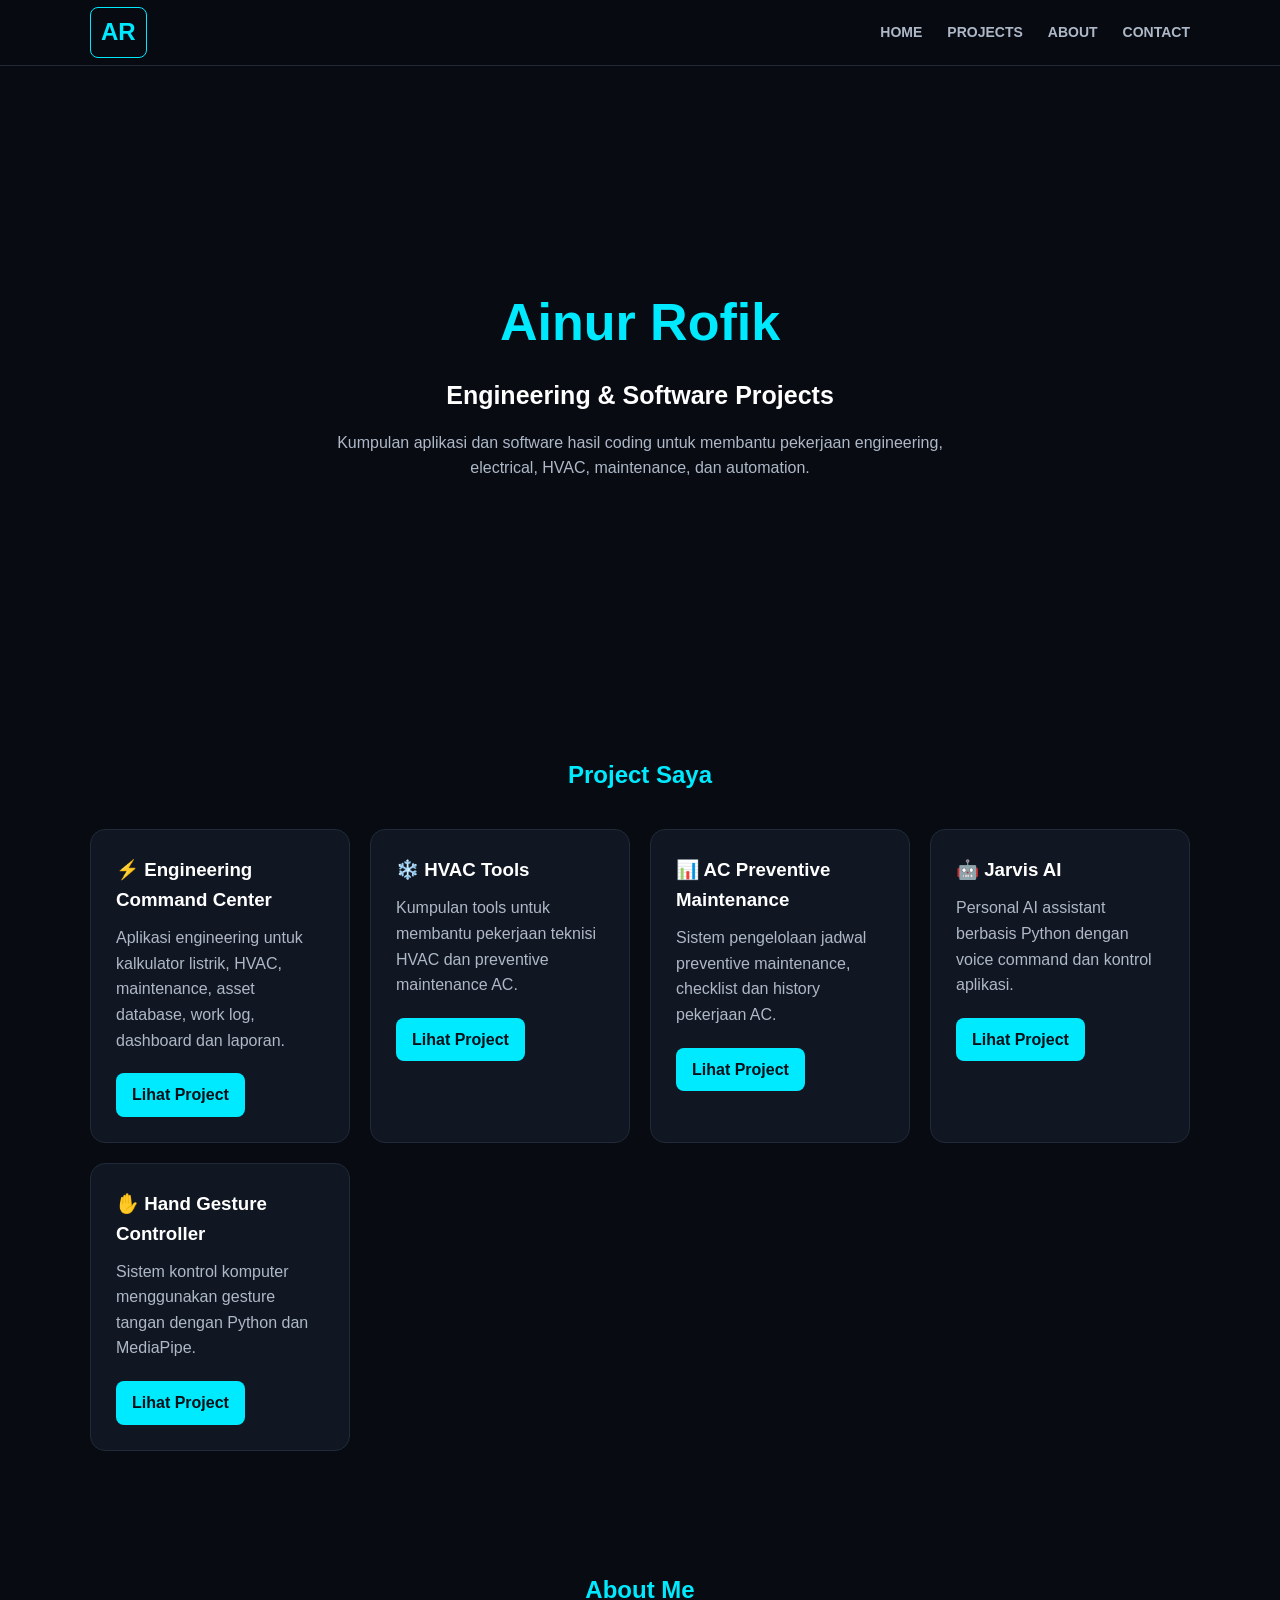
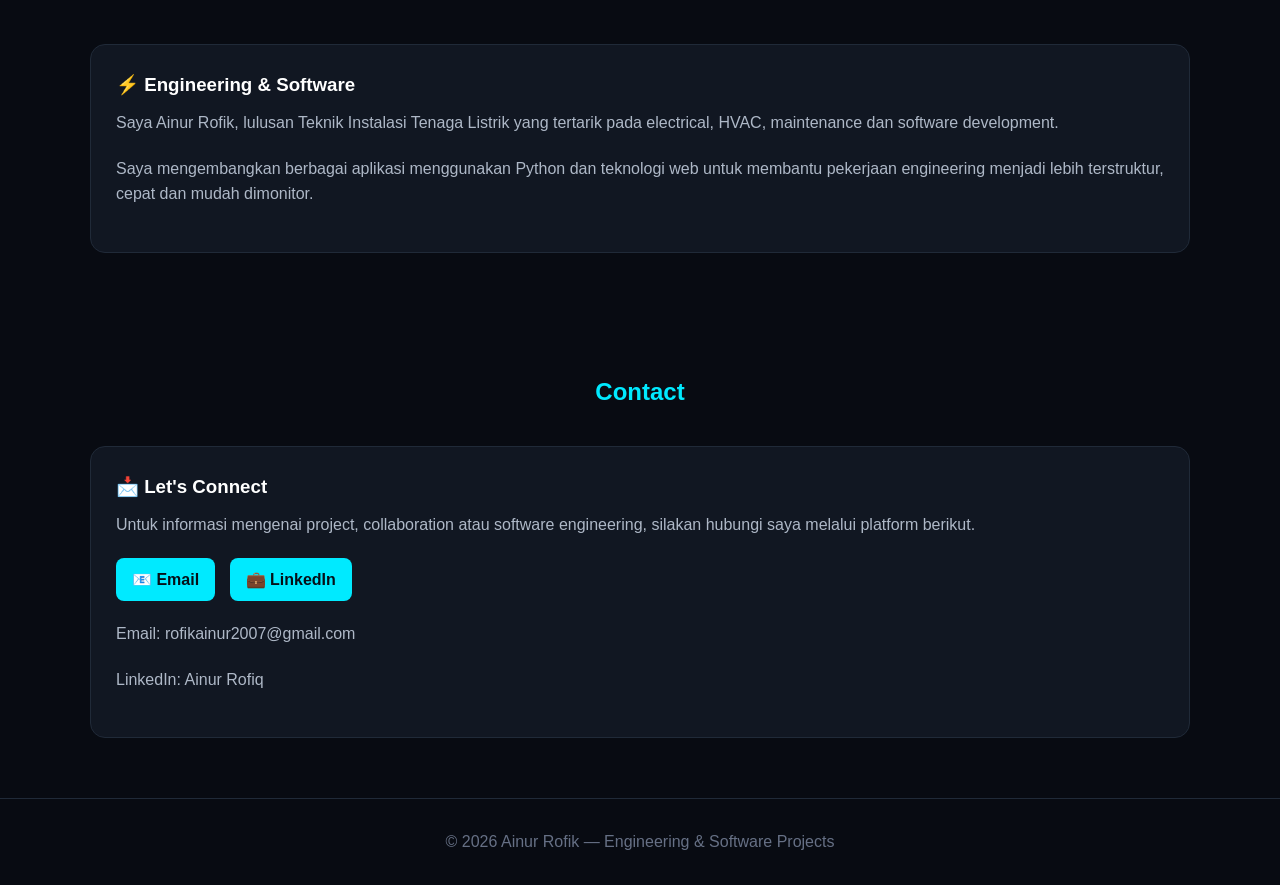
<file: index.html>
<!DOCTYPE html>
<html lang="id">
<head>
    <meta charset="UTF-8">
    <meta name="viewport" content="width=device-width, initial-scale=1.0">

    <title>Ainur Rofik | Engineering Projects</title>

    <meta http-equiv="refresh" content="0; url=./website-portofolio/">

    <script>
        window.location.href = "./website-portofolio/";
    </script>
</head>

<body>
    <p>
        Membuka portfolio Ainur Rofik...
    </p>

    <p>
        Jika tidak otomatis terbuka,
        <a href="./website-portofolio/">
            klik di sini
        </a>.
    </p>
</body>
</html>
</file>
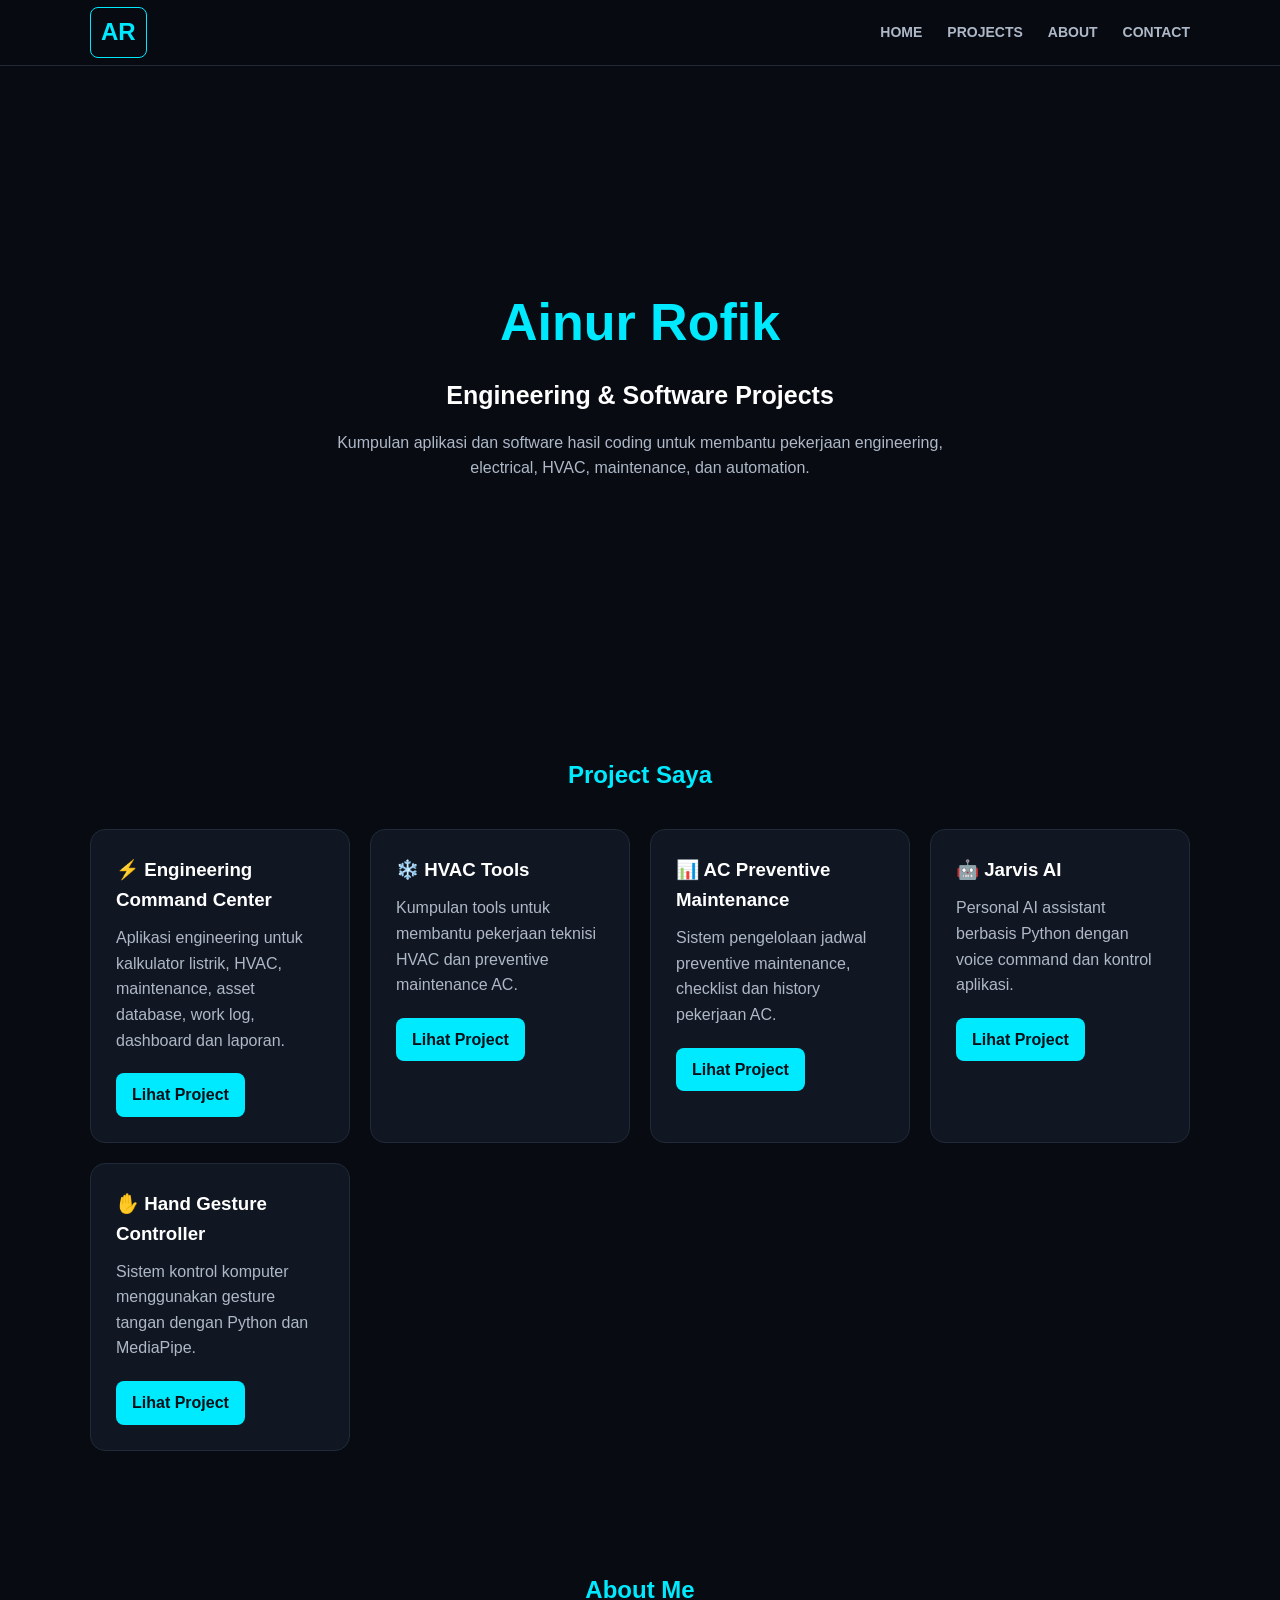
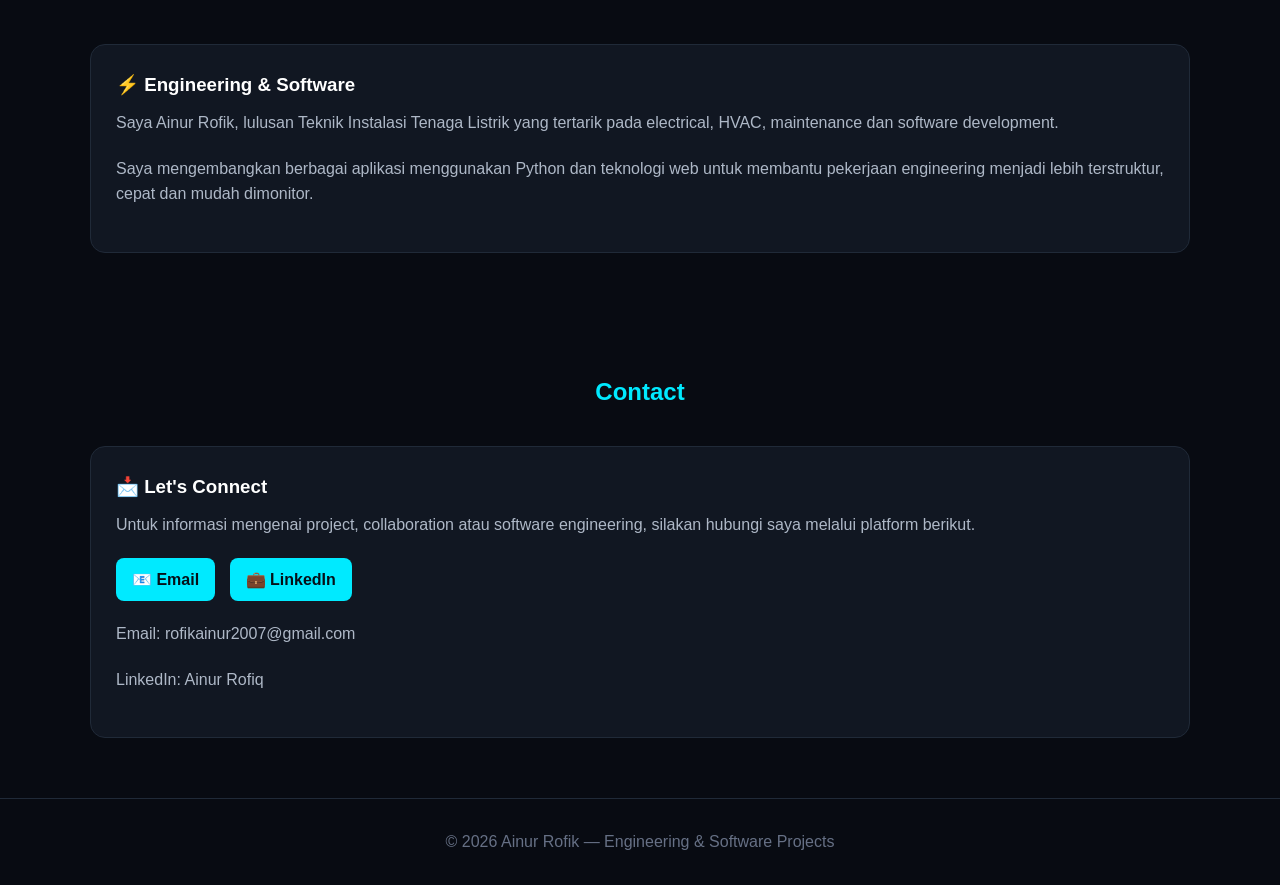
<file: website-portofolio/index.html>
<!DOCTYPE html>
<html lang="id">

<head>
    <meta charset="UTF-8">
    <meta name="viewport" content="width=device-width, initial-scale=1.0">

    <title>Ainur Rofik | Engineering Projects</title>

    <meta name="description"
        content="Portofolio aplikasi engineering dan software projects Ainur Rofik.">

    <link rel="stylesheet" href="./style.css">
</head>

<body>

    <!-- NAVIGATION -->
    <nav class="navbar">

        <div class="nav-container">

            <a href="./index.html" class="logo">
                AR
            </a>

            <div class="nav-menu">

                <a href="./index.html">
                    HOME
                </a>

                <a href="#projects">
                    PROJECTS
                </a>

                <a href="#about">
                    ABOUT
                </a>

                <a href="#contact">
                    CONTACT
                </a>

            </div>

        </div>

    </nav>


    <!-- HERO -->
    <section class="hero">

        <div class="container">

            <h1>Ainur Rofik</h1>

            <h2>Engineering & Software Projects</h2>

            <p>
                Kumpulan aplikasi dan software hasil coding
                untuk membantu pekerjaan engineering,
                electrical, HVAC, maintenance, dan automation.
            </p>

        </div>

    </section>


    <!-- PROJECTS -->
    <section class="projects" id="projects">

        <div class="container">

            <h2>Project Saya</h2>

            <div class="project-grid">


                <!-- PROJECT 1 -->
                <div class="card">

                    <h3>⚡ Engineering Command Center</h3>

                    <p>
                        Aplikasi engineering untuk kalkulator listrik,
                        HVAC, maintenance, asset database,
                        work log, dashboard dan laporan.
                    </p>

                    <a href="./engineering-v100/index.html" class="btn">
                        Lihat Project
                    </a>

                </div>


                <!-- PROJECT 2 -->
                <div class="card">

                    <h3>❄️ HVAC Tools</h3>

                    <p>
                        Kumpulan tools untuk membantu pekerjaan
                        teknisi HVAC dan preventive maintenance AC.
                    </p>

                    <a href="./hvac-tools/index.html" class="btn">
                        Lihat Project
                    </a>

                </div>


                <!-- PROJECT 3 -->
                <div class="card">

                    <h3>📊 AC Preventive Maintenance</h3>

                    <p>
                        Sistem pengelolaan jadwal preventive maintenance,
                        checklist dan history pekerjaan AC.
                    </p>

                    <a href="./ac-preventive/index.html" class="btn">
                        Lihat Project
                    </a>

                </div>


                <!-- PROJECT 4 -->
                <div class="card">

                    <h3>🤖 Jarvis AI</h3>

                    <p>
                        Personal AI assistant berbasis Python
                        dengan voice command dan kontrol aplikasi.
                    </p>

                    <a href="./jarvis-ai/index.html" class="btn">
                        Lihat Project
                    </a>

                </div>


                <!-- PROJECT 5 -->
                <div class="card">

                    <h3>✋ Hand Gesture Controller</h3>

                    <p>
                        Sistem kontrol komputer menggunakan
                        gesture tangan dengan Python dan MediaPipe.
                    </p>

                    <a href="./hand-gesture/index.html" class="btn">
                        Lihat Project
                    </a>

                </div>


            </div>

        </div>

    </section>


    <!-- ABOUT -->
    <section class="projects" id="about">

        <div class="container">

            <h2>About Me</h2>

            <div class="card">

                <h3>⚡ Engineering & Software</h3>

                <p>
                    Saya Ainur Rofik, lulusan Teknik Instalasi Tenaga
                    Listrik yang tertarik pada electrical, HVAC,
                    maintenance dan software development.
                </p>

                <p>
                    Saya mengembangkan berbagai aplikasi menggunakan
                    Python dan teknologi web untuk membantu pekerjaan
                    engineering menjadi lebih terstruktur, cepat
                    dan mudah dimonitor.
                </p>

            </div>

        </div>

    </section>


    <!-- CONTACT -->
    <section class="projects" id="contact">

        <div class="container">

            <h2>Contact</h2>

            <div class="card">

                <h3>📩 Let's Connect</h3>

                <p>
                    Untuk informasi mengenai project,
                    collaboration atau software engineering,
                    silakan hubungi saya melalui platform berikut.
                </p>

                <div style="margin-top: 20px;">

                    <a href="mailto:rofikainur2007@gmail.com" class="btn">
                        📧 Email
                    </a>

                    <a href="https://www.linkedin.com/in/ainur-rofiq-140033441"
                        class="btn"
                        style="margin-left: 10px;"
                        target="_blank"
                        rel="noopener noreferrer">
                        💼 LinkedIn
                    </a>

                </div>

                <p style="margin-top: 20px;">
                    Email: rofikainur2007@gmail.com
                </p>

                <p>
                    LinkedIn: Ainur Rofiq
                </p>

            </div>

        </div>

    </section>


    <!-- FOOTER -->
    <footer>

        <p>
            © 2026 Ainur Rofik — Engineering & Software Projects
        </p>

    </footer>


</body>

</html>
</file>
<file: website-portofolio/style.css>
* {
    margin: 0;
    padding: 0;
    box-sizing: border-box;
}

body {
    font-family: Arial, sans-serif;
    background: #080b12;
    color: white;
    line-height: 1.6;
}

.container {
    width: 90%;
    max-width: 1100px;
    margin: auto;
}

.hero {
    min-height: 70vh;
    display: flex;
    align-items: center;
    justify-content: center;
    text-align: center;
}

.hero h1 {
    font-size: 52px;
    color: #00eaff;
    margin-bottom: 10px;
}

.hero h2 {
    font-size: 25px;
    margin-bottom: 15px;
}

.hero p {
    color: #aeb8c7;
    max-width: 650px;
    margin: auto;
}

.projects {
    padding: 60px 0;
}

.projects h2 {
    text-align: center;
    color: #00eaff;
    margin-bottom: 35px;
}

.project-grid {
    display: grid;
    grid-template-columns: repeat(auto-fit, minmax(250px, 1fr));
    gap: 20px;
}

.card {
    background: #111722;
    border: 1px solid #202a38;
    border-radius: 15px;
    padding: 25px;
    transition: 0.3s;
}

.card:hover {
    transform: translateY(-8px);
    border-color: #00eaff;
}

.card h3 {
    margin-bottom: 10px;
}

.card p {
    color: #aeb8c7;
    margin-bottom: 20px;
}

.btn {
    display: inline-block;
    text-decoration: none;
    background: #00eaff;
    color: #061018;
    padding: 9px 16px;
    border-radius: 8px;
    font-weight: bold;
}

footer {
    text-align: center;
    padding: 30px;
    color: #667085;
    border-top: 1px solid #202a38;
}

.project-image {
    display: block;
    width: 45%;
    max-width: 450px;
    height: auto;
    margin:25px auto;
    border-radius: 12px;
    border: 1px solid #202a38;
}

/* NAVIGATION */

.navbar {
    position: sticky;
    top: 0;
    z-index: 1000;
    background: rgba(8, 11, 18, 0.95);
    border-bottom: 1px solid #202a38;
    backdrop-filter: blur(10px);
}

.nav-container {
    width: 90%;
    max-width: 1100px;
    margin: auto;

    min-height: 65px;

    display: flex;
    align-items: center;
    justify-content: space-between;
}

.logo {
    color: #00eaff;
    text-decoration: none;
    font-size: 24px;
    font-weight: bold;
    border: 1px solid #00eaff;
    padding: 5px 10px;
    border-radius: 8px;
}

.nav-menu {
    display: flex;
    gap: 25px;
}

.nav-menu a {
    color: #aeb8c7;
    text-decoration: none;
    font-size: 14px;
    font-weight: bold;
    transition: 0.3s;
}

.nav-menu a:hover {
    color: #00eaff;
}

/* MOBILE RESPONSIVE */

@media (max-width: 600px) {

    .nav-container {
        flex-direction: column;
        gap: 12px;
        padding: 12px 0;
    }

    .nav-menu {
        gap: 14px;
        flex-wrap: wrap;
        justify-content: center;
    }

    .nav-menu a {
        font-size: 12px;
    }

    .hero {
        min-height: 60vh;
        padding: 40px 0;
    }

    .hero h1 {
        font-size: 36px;
    }

    .hero h2 {
        font-size: 20px;
    }

    .card {
        padding: 20px;
    }

    .btn {
        margin: 5px 0;
    }

}
</file>
